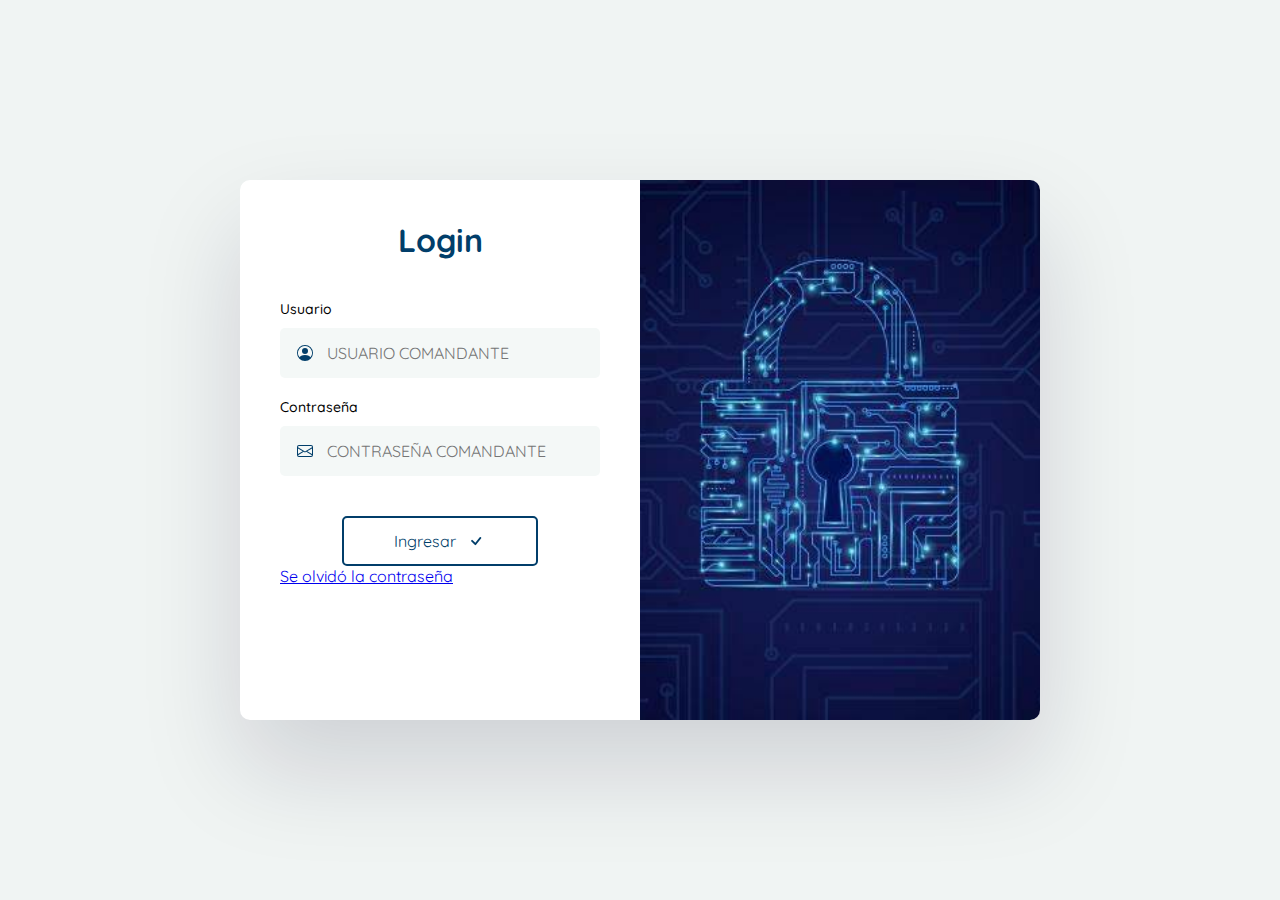
<file: ingreso.html>
<!DOCTYPE html>
<html lang="en">
<head>
    <meta charset="UTF-8">
    <meta http-equiv="X-UA-Compatible" content="IE=edge">
    <meta name="viewport" content="width=device-width, initial-scale=1.0">
    <link rel="preconnect" href="https://fonts.googleapis.com">
    <link rel="preconnect" href="https://fonts.gstatic.com" crossorigin>
    <link href="https://fonts.googleapis.com/css2?family=Quicksand:wght@500;700&display=swap" rel="stylesheet">  
    <link rel="stylesheet" href="estilos.css">
    <title>EP2</title>
</head>
<body>
    <div class="contenedor">
        <div class="columna-izquierda">
            <div class="registro activo" id="registro">
                <div class="header">
                    <h1>Login</h1>
                </div>
        
                <form class="formulario" id="formulario" action="hola.html" method="post">
                    <label for="nombre">Usuario</label>
                    <div class="contenedor-input">
                        <svg xmlns="http://www.w3.org/2000/svg" width="16" height="16" fill="currentColor" class="bi bi-person-circle" viewBox="0 0 16 16">
                            <path d="M11 6a3 3 0 1 1-6 0 3 3 0 0 1 6 0z"/>
                            <path fill-rule="evenodd" d="M0 8a8 8 0 1 1 16 0A8 8 0 0 1 0 8zm8-7a7 7 0 0 0-5.468 11.37C3.242 11.226 4.805 10 8 10s4.757 1.225 5.468 2.37A7 7 0 0 0 8 1z"/>
                        </svg>
                        <input type="text" id="nombre" name="nombre" placeholder="USUARIO COMANDANTE" required>
                    </div>
        
                    <label for="correo">Contraseña</label>
                    <div class="contenedor-input">
                        <svg xmlns="http://www.w3.org/2000/svg" width="16" height="16" fill="currentColor" class="bi bi-envelope" viewBox="0 0 16 16">
                            <path d="M0 4a2 2 0 0 1 2-2h12a2 2 0 0 1 2 2v8a2 2 0 0 1-2 2H2a2 2 0 0 1-2-2V4zm2-1a1 1 0 0 0-1 1v.217l7 4.2 7-4.2V4a1 1 0 0 0-1-1H2zm13 2.383-4.758 2.855L15 11.114v-5.73zm-.034 6.878L9.271 8.82 8 9.583 6.728 8.82l-5.694 3.44A1 1 0 0 0 2 13h12a1 1 0 0 0 .966-.739zM1 11.114l4.758-2.876L1 5.383v5.73z"/>
                        </svg>
                        <input type="password" placeholder="CONTRASEÑA COMANDANTE" required>
                    </div>
                    <div class="contenedor-boton">
                        <button type="submit">
                            Ingresar
                            <svg xmlns="http://www.w3.org/2000/svg" width="16" height="16" fill="currentColor" class="bi bi-check" viewBox="0 0 16 16">
                                <path d="M10.97 4.97a.75.75 0 0 1 1.07 1.05l-3.99 4.99a.75.75 0 0 1-1.08.02L4.324 8.384a.75.75 0 1 1 1.06-1.06l2.094 2.093 3.473-4.425a.267.267 0 0 1 .02-.022z"/>
                            </svg>
                        </button>
                    </div>
                </form>

                <div class="olvido-contrasena">
                    <a href="#">Se olvidó la contraseña</a>
                </div>
            </div>
            
            <div class="header exito">
                <svg xmlns="http://www.w3.org/2000/svg" width="16" height="16" fill="currentColor" class="bi bi-check-circle" viewBox="0 0 16 16">
                    <path d="M8 15A7 7 0 1 1 8 1a7 7 0 0 1 0 14zm0 1A8 8 0 1 0 8 0a8 8 0 0 0 0 16z"/>
                    <path d="M10.97 4.97a.235.235 0 0 0-.02.022L7.477 9.417 5.384 7.323a.75.75 0 0 0-1.06 1.06L6.97 11.03a.75.75 0 0 0 1.079-.02l3.992-4.99a.75.75 0 0 0-1.071-1.05z"/>
                </svg>
            </div>
        </div>

        <div class="columna-derecha">

        </div>
    </div>
</body>
</html>
</file>
<file: estilos.css>
:root {
	--primario: #013E6A;
	--secundario: #000;
}

* {
	padding: 0;
	margin: 0;
	box-sizing: border-box;
}

body {
	background: #F0F4F3;
	font-family: 'Quicksand', sans-serif;

	min-height: 100vh;
	display: flex;
	align-items: center;
	justify-content: center;
}

.contenedor {
	width: 90%;
	max-width: 800px;
	border-radius: 10px;
	overflow: hidden;
	box-shadow: rgba(17, 12, 46, 0.15) 0px 48px 100px 0px;
	background: #fff;
	min-height: 60vh;

	display: grid;
	grid-template-columns: 1fr 1fr;
}

.columna-izquierda {
	padding: 40px;
}

.columna-derecha {
	background-image: url("s.jpg");
	background-size: cover;
	background-position-x: center;
}

.header {
	margin-bottom: 40px;
	text-align: center;
}

.header h1 {
	color: var(--primario);
}

.header p {
	color: var(--secundario);
}

label {
	margin-bottom: 10px;
	display: block;
	font-weight: 500;
	color: var(--secundario);
	font-size: 14px;
}

.contenedor-input {
	position: relative;
}

.registro {
	display: none;
}

.registro.activo {
	display: block;
}

.exito {
	display: none;
	height: 100%;
	flex-direction: column;
	align-items: center;
	justify-content: center;
	gap: 20px;
}

.exito.activo {
	display: flex;
}

.exito svg {
	width: 50px;
	height: 50px;
	color: var(--primario);
}


input {
	height: 50px;
	line-height: 50px;
	font-size: 16px;
	width: 100%;
	border: none;
	border-radius: 5px;
	padding: 0 20px 0 45px;
	margin-bottom: 20px;
	background: #f4f8f7;
	color: var(--primario);
	font-family: 'Quicksand', sans-serif;
	border: 2px solid transparent;
	transition: .3s ease all;
}

input:focus {
	outline: none;
	border: 2px solid var(--primario);
}

.contenedor-input svg {
	position: absolute;
	color: var(--primario);
	top: 17px;
	left: 17px;
} 

.contenedor-boton {
	display: flex;
	justify-content: center;
}

button {
	font-family: 'Quicksand', sans-serif;
	font-size: 16px;
	border-radius: 5px;
	margin-top: 20px;
	background: none;
	height: 50px;
	color: var(--primario);
	padding: 0 50px;
	display: flex;
	align-items: center;
	justify-content: end;
	border: 2px solid var(--primario);
	cursor: pointer;
	transition: .3s ease all;
	outline: none;
}

button:hover {
	background: var(--primario);
	color: #fff;
}

button svg {
	margin-left: 10px;
	width: 20px;
	height: 20px;
}
</file>
